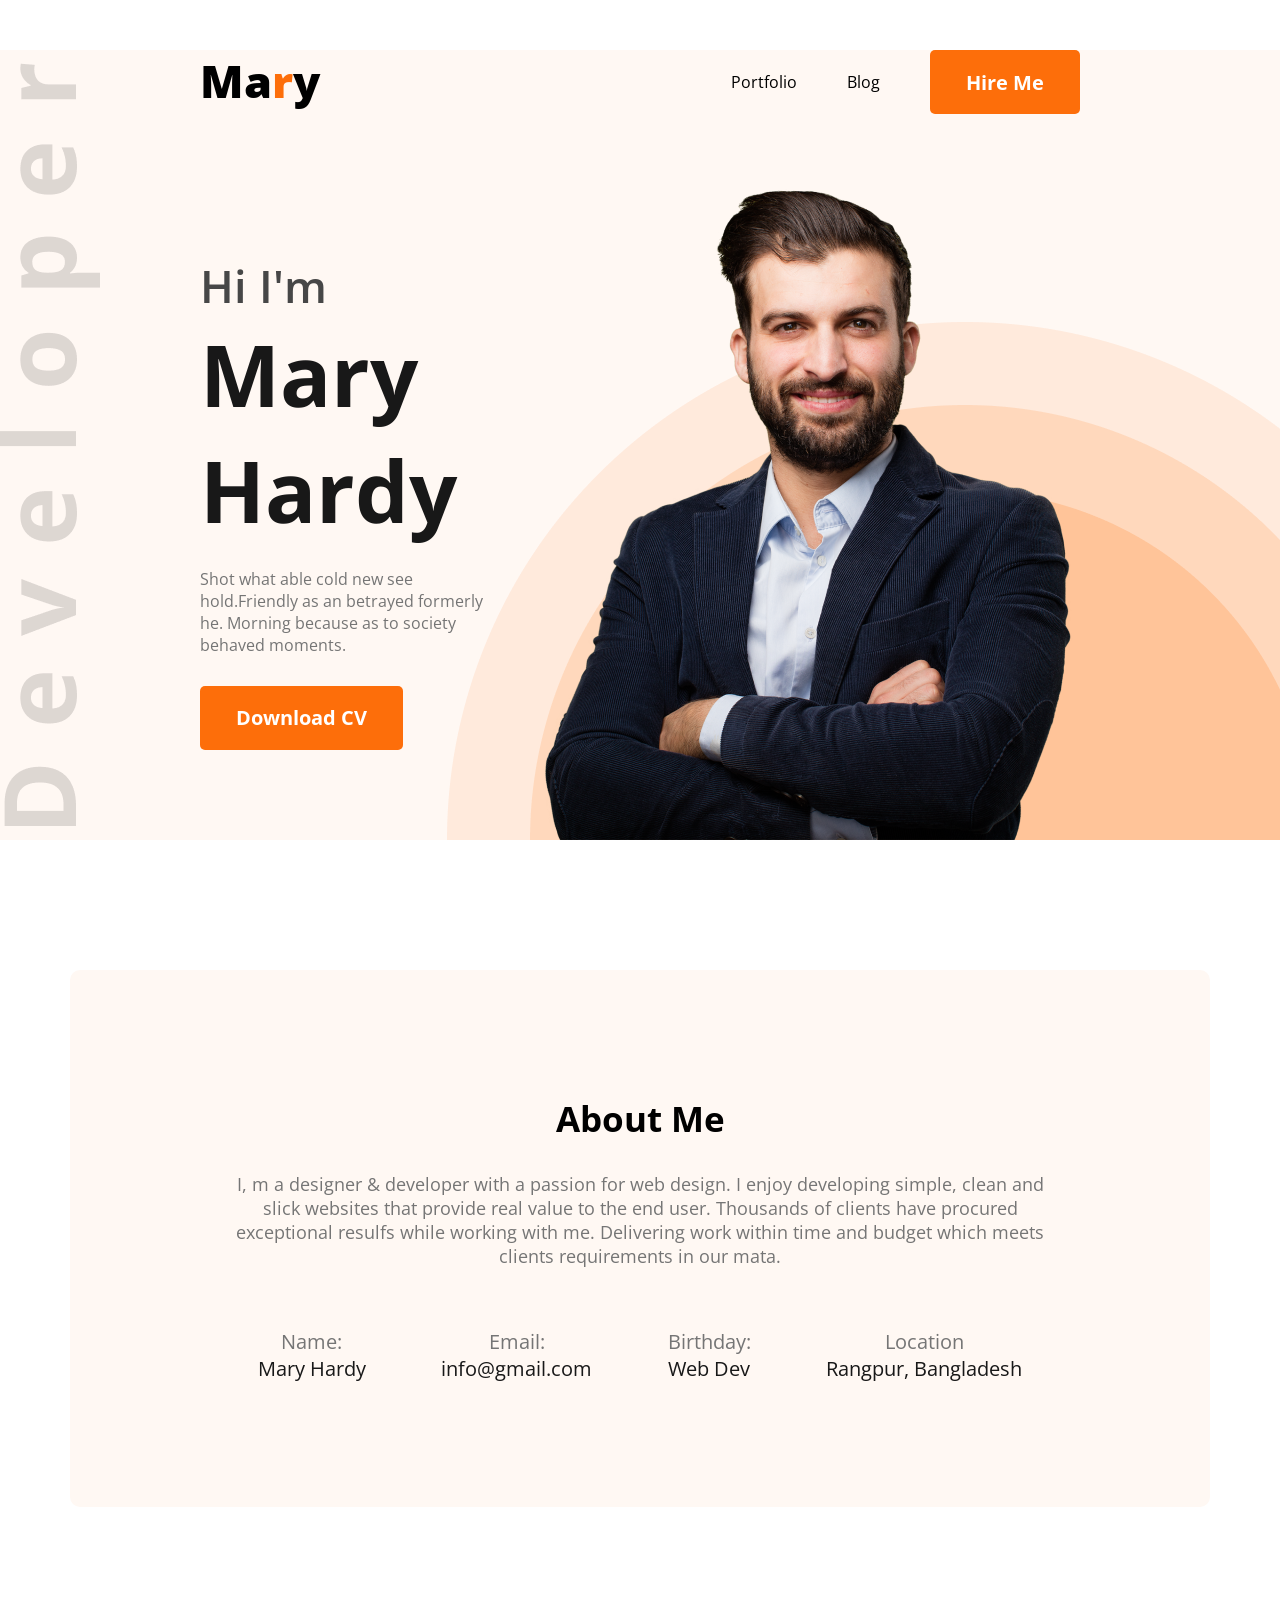
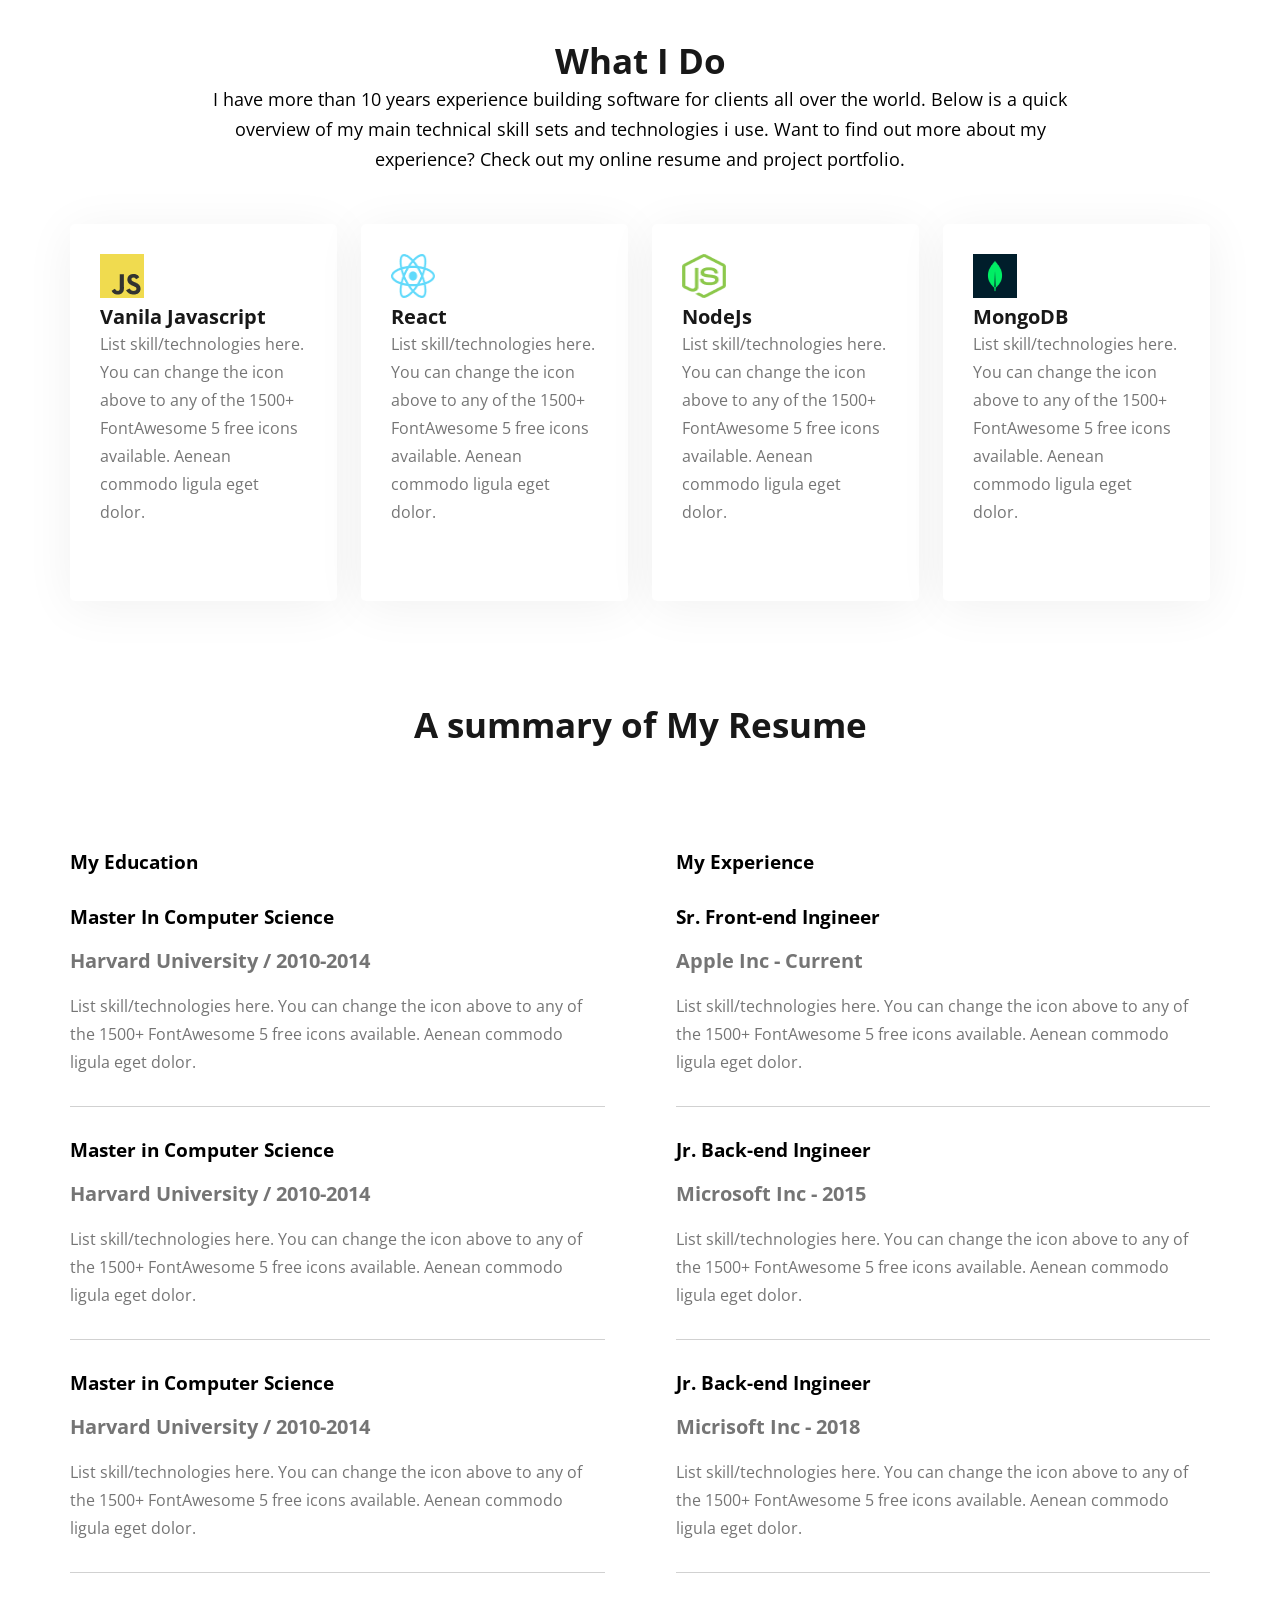
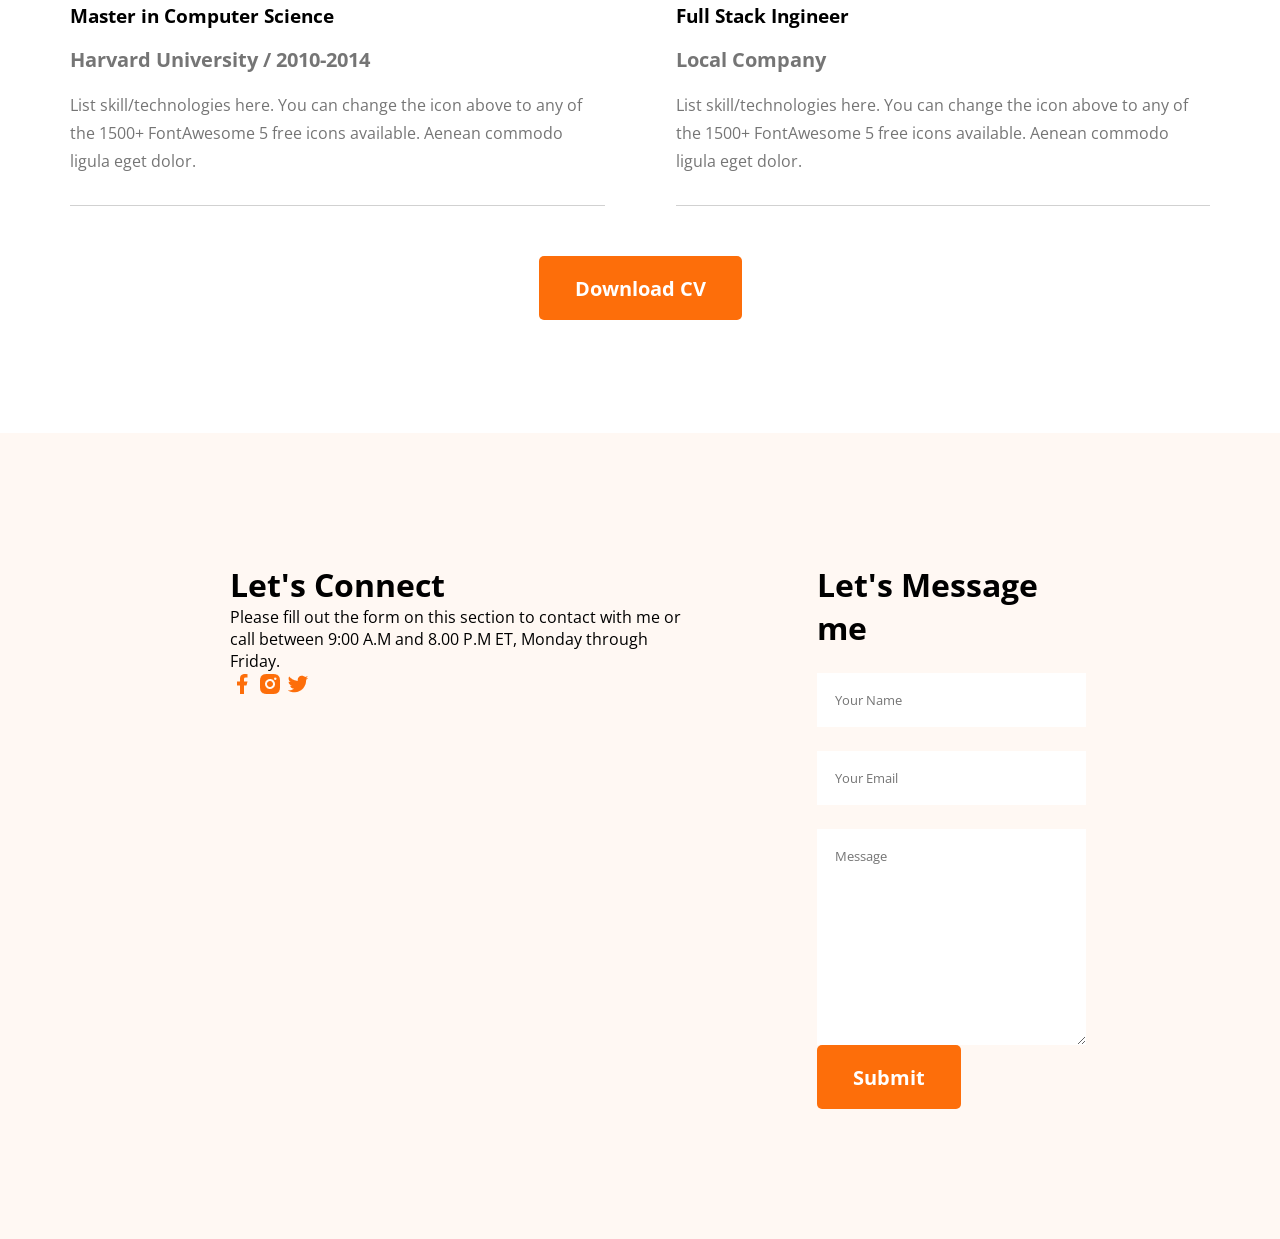
<file: index.html>
<!DOCTYPE html>
<html lang="en">
  <head>
    <meta charset="UTF-8" />
    <meta http-equiv="X-UA-Compatible" content="IE=edge" />
    <meta name="viewport" content="width=device-width, initial-scale=1.0" />
    <title>Developer Portfolio</title>
    <link rel="stylesheet" href="portfolio.css" />
    <link rel="preconnect" href="https://fonts.googleapis.com" />
    <link rel="preconnect" href="https://fonts.gstatic.com" crossorigin />
    <link
      href="https://fonts.googleapis.com/css2?family=Open+Sans&display=swap"
      rel="stylesheet"
    />
  </head>
  <body>
    <header class="header">
      <nav>
        <h2 class="nav_title">Ma<span class="text_primary">r</span>y</h2>
        <ul>
          <li>Portfolio</li>
          <li>Blog</li>
          <li>
            <button class="btn_primary">Hire Me</button>
          </li>
        </ul>
      </nav>
      <div class="container">
        <div>
          <h3 class="banner-subtitle">Hi I'm</h3>
          <h1 class="banner-title">Mary Hardy</h1>
          <p class="banner-description">
            Shot what able cold new see hold.Friendly as an betrayed formerly
            he. Morning because as to society behaved moments.
          </p>
          <button class="btn_primary">Download CV</button>
        </div>
        <img src="Images/hardy.png" alt="It's hardy's picture" />
      </div>
    </header>
    <main>
      <section class="about">
        <h3 class="section-title">About Me</h3>
        <p class="section-description">
          I, m a designer & developer with a passion for web design. I enjoy
          developing simple, clean and slick websites that provide real value to
          the end user. Thousands of clients have procured exceptional resulfs
          while working with me. Delivering work within time and budget which
          meets clients requirements in our mata.
        </p>
        <div class="about-info-container">
          <!-- div.about-info*4>p.info-title+p.info-description -->
          <div class="about-info">
            <p class="info-title">Name:</p>
            <p class="info-description">Mary Hardy</p>
          </div>
          <div class="about-info">
            <p class="info-title">Email:</p>
            <p class="info-description">info@gmail.com</p>
          </div>
          <div class="about-info">
            <p class="info-title">Birthday:</p>
            <p class="info-description">Web Dev</p>
          </div>
          <div class="about-info">
            <p class="info-title">Location</p>
            <p class="info-description">Rangpur, Bangladesh</p>
          </div>
        </div>
      </section>

      <!-- What I do section -->
      <section class="whatIdo">
        <h3 class="whatIdo_title">What I Do</h3>
        <p class="whatIdo_description">
          I have more than 10 years experience building software for clients all
          over the world. Below is a quick overview of my main technical skill
          sets and technologies i use. Want to find out more about my
          experience? Check out my online resume and project portfolio.
        </p>
        <div class="specialization">
          <div class="spec_js">
            <img src="icons/js.png" alt="Javascript Image" class="spec_logo" />
            <h5 class="spec_title">Vanila Javascript</h5>
            <p class="spec_description">
              List skill/technologies here. You can change the icon above to any
              of the 1500+ FontAwesome 5 free icons available. Aenean commodo
              ligula eget dolor.
            </p>
          </div>

          <div class="spec_react">
            <img src="icons/react.png" alt="React Image" class="spec_logo" />
            <h5 class="spec_title">React</h5>
            <p class="spec_description">
              List skill/technologies here. You can change the icon above to any
              of the 1500+ FontAwesome 5 free icons available. Aenean commodo
              ligula eget dolor.
            </p>
          </div>

          <div class="spec_nodejs">
            <img src="icons/nodejs.png" class="spec_logo" alt="Node Js Image" />
            <h5 class="spec_title">NodeJs</h5>
            <p class="spec_description">
              List skill/technologies here. You can change the icon above to any
              of the 1500+ FontAwesome 5 free icons available. Aenean commodo
              ligula eget dolor.
            </p>
          </div>

          <div class="spec_mongoDb">
            <img src="icons/mongo.png" class="spec_logo" alt="Mongo DB Title" />
            <h5 class="spec_title">MongoDB</h5>
            <p class="spec_description">
              List skill/technologies here. You can change the icon above to any
              of the 1500+ FontAwesome 5 free icons available. Aenean commodo
              ligula eget dolor.
            </p>
          </div>
        </div>
      </section>

      <!-- Resume Section - Education -->
      <h1 class="resume_title">A summary of My Resume</h1>
      <section class="sub_resume">
        <section class="resume">
          <div class="education_resume">
            <h1>My Education</h1>
            <div class="edu_resume_items">
              <h1 class="education_name">Master In Computer Science</h1>
              <h2 class="education_year">Harvard University / 2010-2014</h2>
              <p class="education_description">
                List skill/technologies here. You can change the icon above to any
                of the 1500+ FontAwesome 5 free icons available. Aenean commodo
                ligula eget dolor.
              </p>
            </div>
            <div class="edu_resume_items">
              <h1 class="education_name">Master in Computer Science</h1>
              <h2 class="education_year">Harvard University / 2010-2014</h2>
              <p class="education_description">
                List skill/technologies here. You can change the icon above to any
                of the 1500+ FontAwesome 5 free icons available. Aenean commodo
                ligula eget dolor.
              </p>
            </div>
            <div class="edu_resume_items">
              <h1 class="education_name">Master in Computer Science</h1>
              <h2 class="education_year">Harvard University / 2010-2014</h2>
              <p class="education_description">
                List skill/technologies here. You can change the icon above to any
                of the 1500+ FontAwesome 5 free icons available. Aenean commodo
                ligula eget dolor.
              </p>
            </div>
            <div class="edu_resume_items">
              <h1 class="education_name">Master in Computer Science</h1>
              <h2 class="education_year">Harvard University / 2010-2014</h2>
              <p class="education_description">
                List skill/technologies here. You can change the icon above to any
                of the 1500+ FontAwesome 5 free icons available. Aenean commodo
                ligula eget dolor.
              </p>
            </div>
          </div>
  
          <div class="experience_resume">
            <h1>My Experience</h1>
            <div class="experience_item">
              <h1 class="experience_name">Sr. Front-end Ingineer</h1>
              <h2 class="experience_company">Apple Inc - Current</h2>
              <p class="experience_description">
                List skill/technologies here. You can change the icon above to any
                of the 1500+ FontAwesome 5 free icons available. Aenean commodo
                ligula eget dolor.
              </p>
            </div>
            <div class="experience_item">
              <h1 class="experience_name">Jr. Back-end Ingineer</h1>
              <h2 class="experience_company">Microsoft Inc - 2015</h2>
              <p class="experience_description">
                List skill/technologies here. You can change the icon above to any
                of the 1500+ FontAwesome 5 free icons available. Aenean commodo
                ligula eget dolor.
              </p>
            </div>
            <div class="experience_item">
              <h1 class="experience_name">Jr. Back-end Ingineer</h1>
              <h2 class="experience_company">Micrisoft Inc - 2018</h2>
              <p class="experience_description">
                List skill/technologies here. You can change the icon above to any
                of the 1500+ FontAwesome 5 free icons available. Aenean commodo
                ligula eget dolor.
              </p>
            </div>
            <div class="experience_item">
              <h1 class="experience_name">Full Stack Ingineer</h1>
              <h2 class="experience_company">Local Company</h2>
              <p class="experience_description">
                List skill/technologies here. You can change the icon above to any
                of the 1500+ FontAwesome 5 free icons available. Aenean commodo
                ligula eget dolor.
              </p>
            </div>
          </div>
        </section>
        <div class="download_btn">
          <button class="btn_primary">
            Download CV
          </button>
        </div>
      </section>
    </main>
    <footer>
      <div class="footer_info">
        <div class="lets_connect">
          <h1 class="connect_title">Let's Connect</h1>
          <p class="connect_description">
            Please fill out the form on this section to contact with me or call between 9:00 A.M and 8.00 P.M ET, Monday through Friday.
          </p>
          <img src="icons/facebook.png" alt="Facebook Logo" class="connect_image">
          <img src="icons/insta.png" alt="Instagram Logo" class="connect_image">
          <img src="icons/twitter.png" alt="Twitter Logo" class="connect_image">
        </div>

        <div class="lets_message">
          <h1>Let's Message me</h1>
          <form action="" class="message_form">
              <input type="text" name="yourname" placeholder="Your Name" id="your_name">
              <input type="email" name="yourEmail" placeholder="Your Email" id="your_email">
            <textarea name="sms" id="your_sms" cols="30" rows="10" class="form_label" placeholder="Message"></textarea>
            <input type="submit" value="Submit" class="btn_primary">
          </form>
        </div>
      </div>
    </footer>
  </body>
</html>
</file>
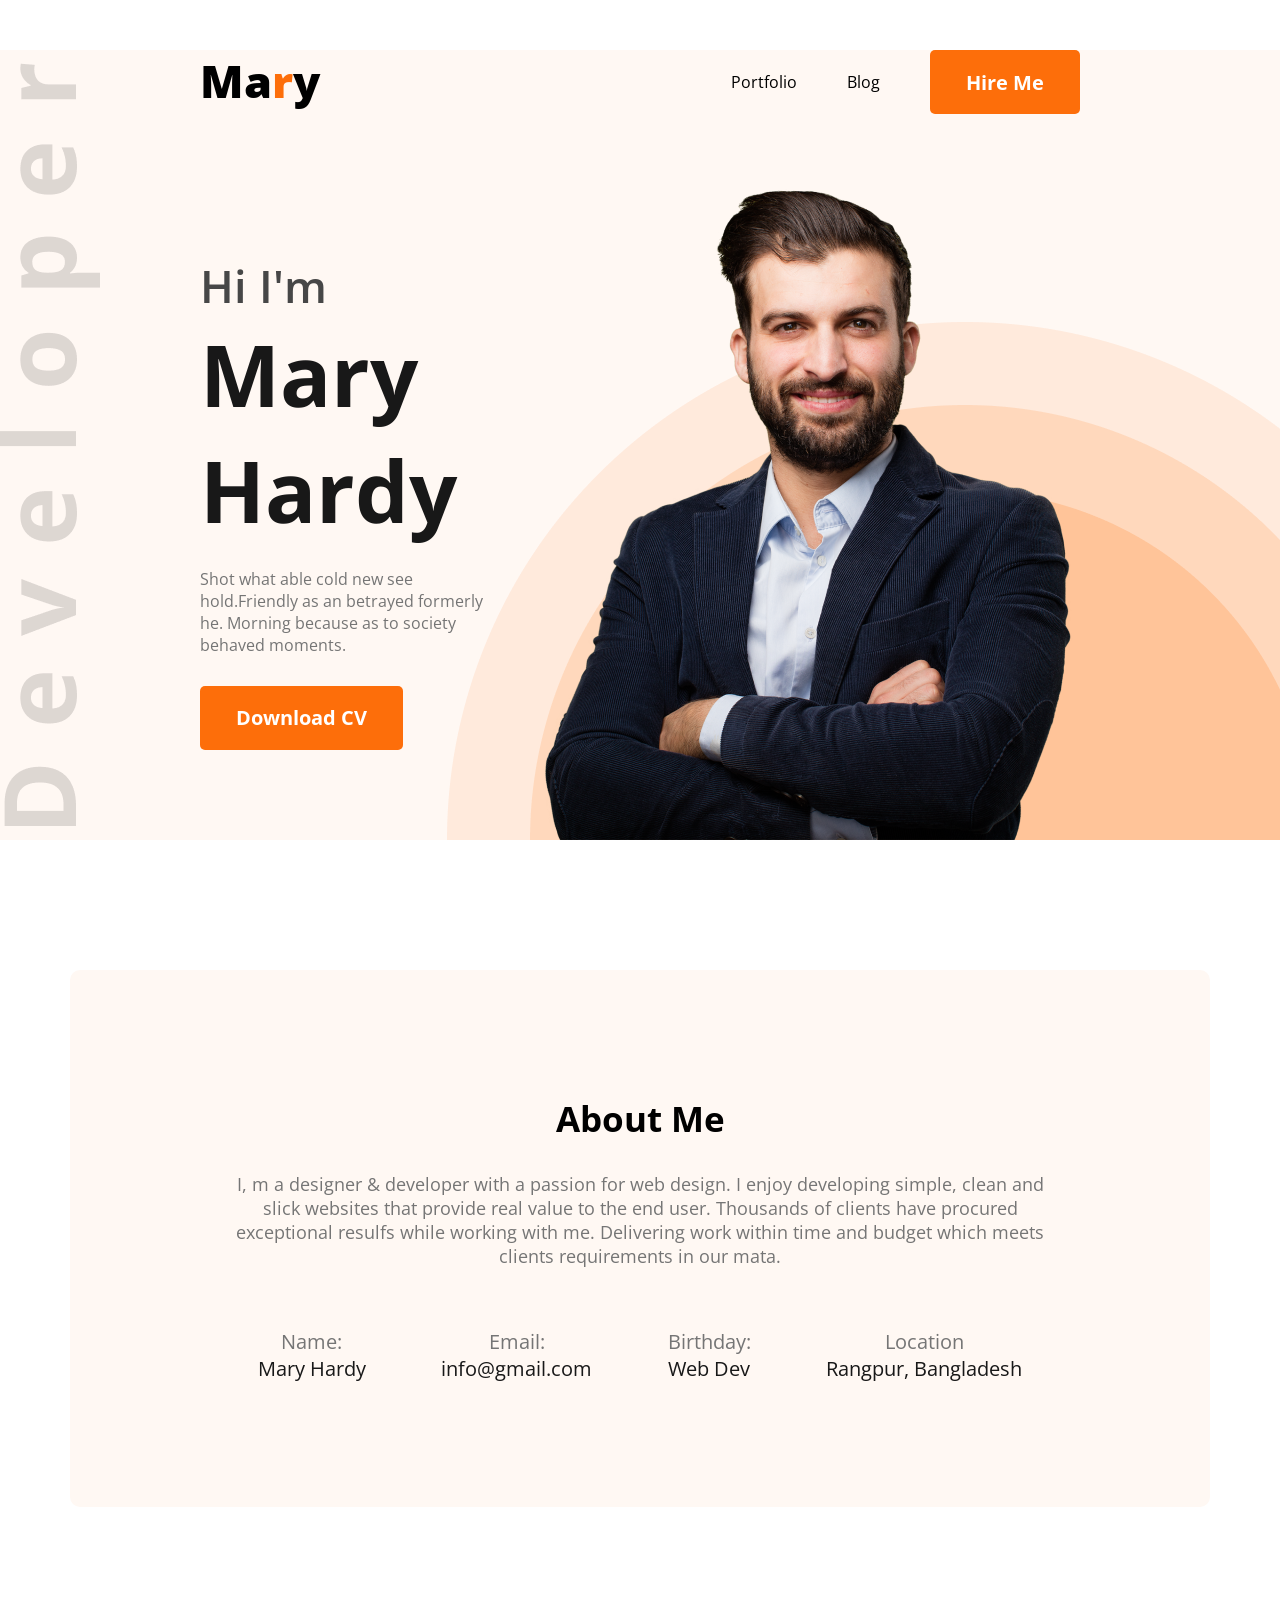
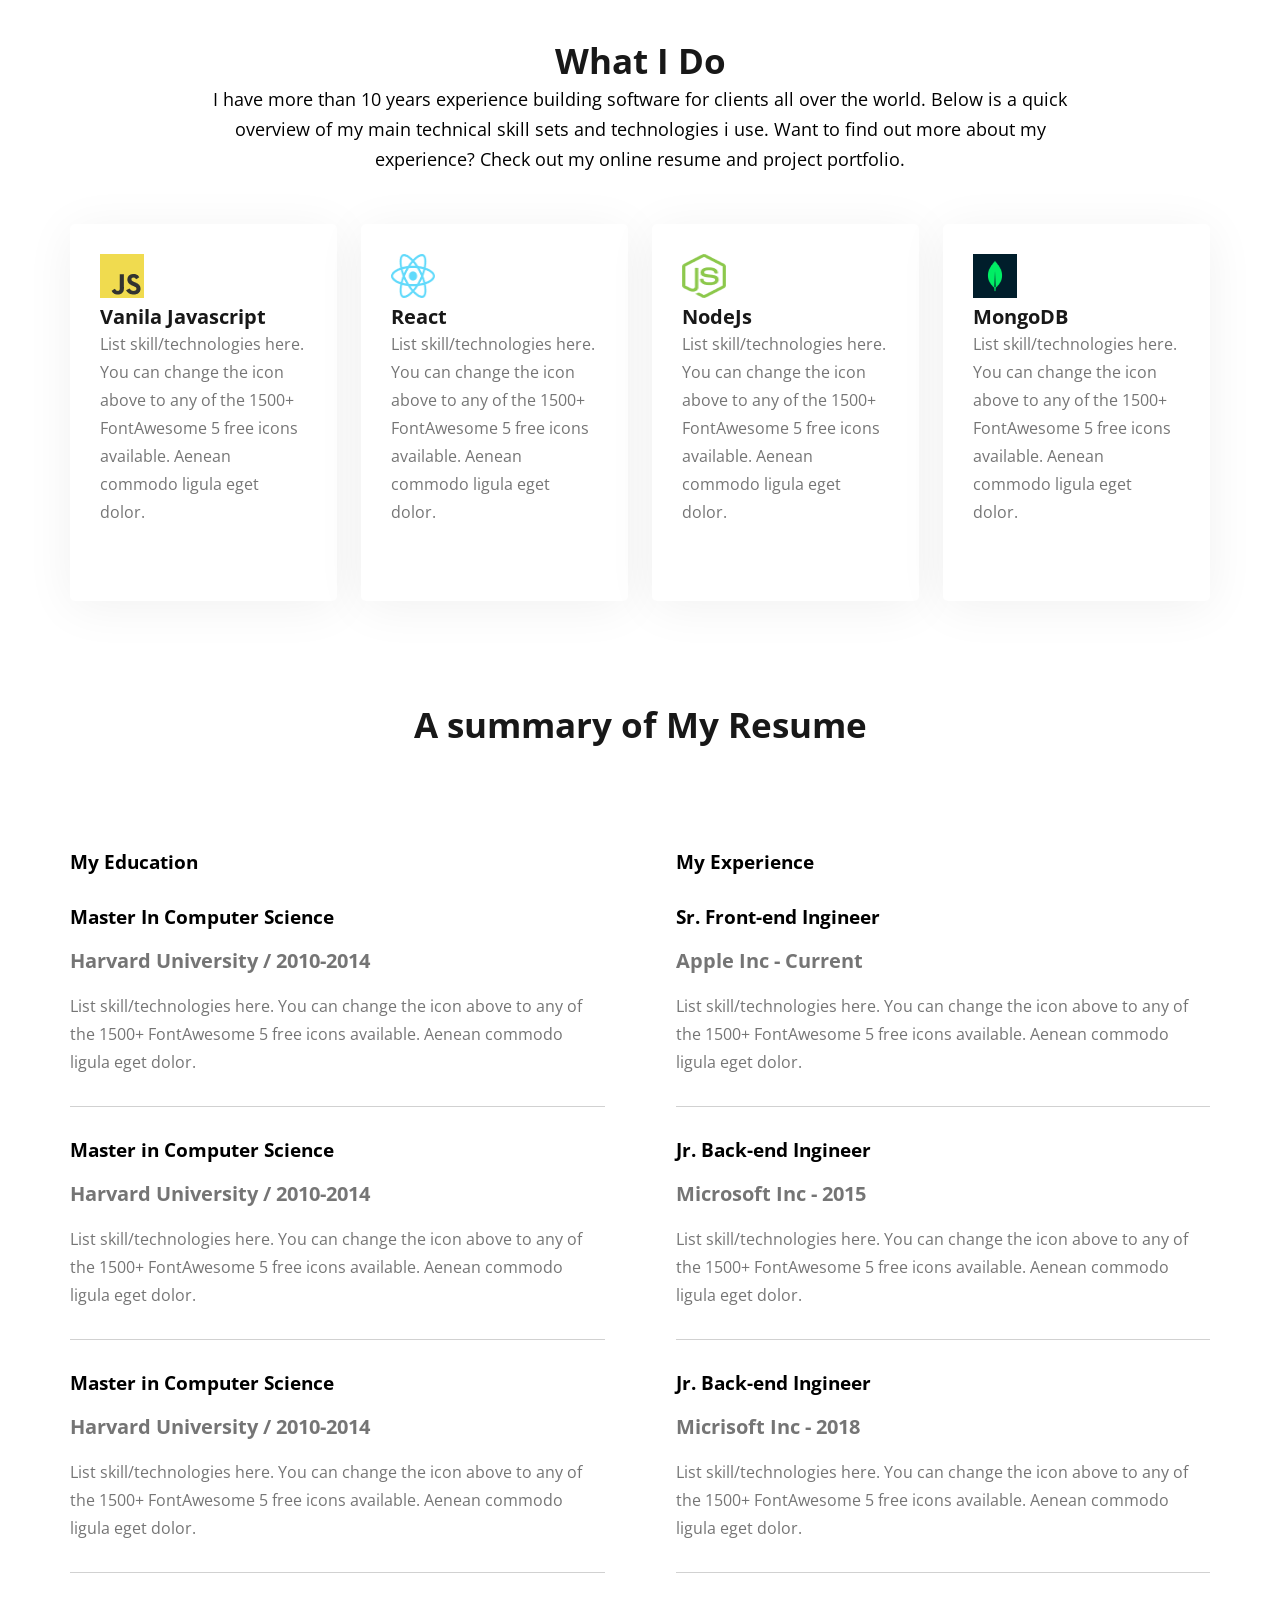
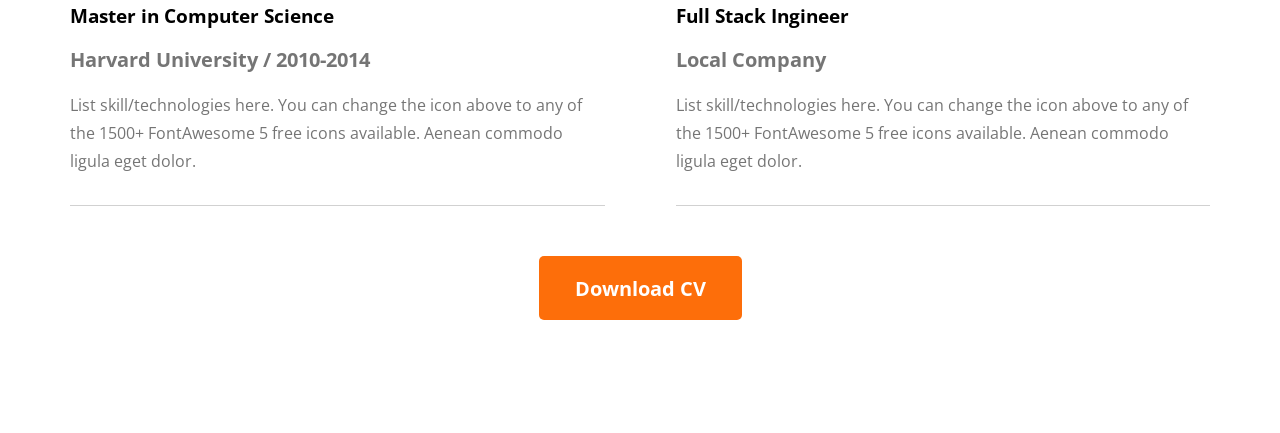
<file: developer portfolio/images/index.html>
<!DOCTYPE html>
<html lang="en">
  <head>
    <meta charset="UTF-8" />
    <meta http-equiv="X-UA-Compatible" content="IE=edge" />
    <meta name="viewport" content="width=device-width, initial-scale=1.0" />
    <title>Developer Portfolio</title>
    <link rel="stylesheet" href="portfolio.css" />
    <link rel="preconnect" href="https://fonts.googleapis.com" />
    <link rel="preconnect" href="https://fonts.gstatic.com" crossorigin />
    <link
      href="https://fonts.googleapis.com/css2?family=Open+Sans&display=swap"
      rel="stylesheet"
    />
  </head>
  <body>
    <header class="header">
      <nav>
        <h2 class="nav_title">Ma<span class="text_primary">r</span>y</h2>
        <ul>
          <li>Portfolio</li>
          <li>Blog</li>
          <li>
            <button class="btn_primary">Hire Me</button>
          </li>
        </ul>
      </nav>
      <div class="container">
        <div>
          <h3 class="banner-subtitle">Hi I'm</h3>
          <h1 class="banner-title">Mary Hardy</h1>
          <p class="banner-description">
            Shot what able cold new see hold.Friendly as an betrayed formerly
            he. Morning because as to society behaved moments.
          </p>
          <button class="btn_primary">Download CV</button>
        </div>
        <img src="Images/hardy.png" alt="It's hardy's picture" />
      </div>
    </header>
    <main>
      <section class="about">
        <h3 class="section-title">About Me</h3>
        <p class="section-description">
          I, m a designer & developer with a passion for web design. I enjoy
          developing simple, clean and slick websites that provide real value to
          the end user. Thousands of clients have procured exceptional resulfs
          while working with me. Delivering work within time and budget which
          meets clients requirements in our mata.
        </p>
        <div class="about-info-container">
          <!-- div.about-info*4>p.info-title+p.info-description -->
          <div class="about-info">
            <p class="info-title">Name:</p>
            <p class="info-description">Mary Hardy</p>
          </div>
          <div class="about-info">
            <p class="info-title">Email:</p>
            <p class="info-description">info@gmail.com</p>
          </div>
          <div class="about-info">
            <p class="info-title">Birthday:</p>
            <p class="info-description">Web Dev</p>
          </div>
          <div class="about-info">
            <p class="info-title">Location</p>
            <p class="info-description">Rangpur, Bangladesh</p>
          </div>
        </div>
      </section>

      <!-- What I do section -->
      <section class="whatIdo">
        <h3 class="whatIdo_title">What I Do</h3>
        <p class="whatIdo_description">
          I have more than 10 years experience building software for clients all
          over the world. Below is a quick overview of my main technical skill
          sets and technologies i use. Want to find out more about my
          experience? Check out my online resume and project portfolio.
        </p>
        <div class="specialization">
          <div class="spec_js">
            <img src="icons/js.png" alt="Javascript Image" class="spec_logo" />
            <h5 class="spec_title">Vanila Javascript</h5>
            <p class="spec_description">
              List skill/technologies here. You can change the icon above to any
              of the 1500+ FontAwesome 5 free icons available. Aenean commodo
              ligula eget dolor.
            </p>
          </div>

          <div class="spec_react">
            <img src="icons/react.png" alt="React Image" class="spec_logo" />
            <h5 class="spec_title">React</h5>
            <p class="spec_description">
              List skill/technologies here. You can change the icon above to any
              of the 1500+ FontAwesome 5 free icons available. Aenean commodo
              ligula eget dolor.
            </p>
          </div>

          <div class="spec_nodejs">
            <img src="icons/nodejs.png" class="spec_logo" alt="Node Js Image" />
            <h5 class="spec_title">NodeJs</h5>
            <p class="spec_description">
              List skill/technologies here. You can change the icon above to any
              of the 1500+ FontAwesome 5 free icons available. Aenean commodo
              ligula eget dolor.
            </p>
          </div>

          <div class="spec_mongoDb">
            <img src="icons/mongo.png" class="spec_logo" alt="Mongo DB Title" />
            <h5 class="spec_title">MongoDB</h5>
            <p class="spec_description">
              List skill/technologies here. You can change the icon above to any
              of the 1500+ FontAwesome 5 free icons available. Aenean commodo
              ligula eget dolor.
            </p>
          </div>
        </div>
      </section>

      <!-- Resume Section - Education -->
      <h1 class="resume_title">A summary of My Resume</h1>
      <section class="sub_resume">
        <section class="resume">
          <div class="education_resume">
            <h1>My Education</h1>
            <div class="edu_resume_items">
              <h1 class="education_name">Master In Computer Science</h1>
              <h2 class="education_year">Harvard University / 2010-2014</h2>
              <p class="education_description">
                List skill/technologies here. You can change the icon above to any
                of the 1500+ FontAwesome 5 free icons available. Aenean commodo
                ligula eget dolor.
              </p>
            </div>
            <div class="edu_resume_items">
              <h1 class="education_name">Master in Computer Science</h1>
              <h2 class="education_year">Harvard University / 2010-2014</h2>
              <p class="education_description">
                List skill/technologies here. You can change the icon above to any
                of the 1500+ FontAwesome 5 free icons available. Aenean commodo
                ligula eget dolor.
              </p>
            </div>
            <div class="edu_resume_items">
              <h1 class="education_name">Master in Computer Science</h1>
              <h2 class="education_year">Harvard University / 2010-2014</h2>
              <p class="education_description">
                List skill/technologies here. You can change the icon above to any
                of the 1500+ FontAwesome 5 free icons available. Aenean commodo
                ligula eget dolor.
              </p>
            </div>
            <div class="edu_resume_items">
              <h1 class="education_name">Master in Computer Science</h1>
              <h2 class="education_year">Harvard University / 2010-2014</h2>
              <p class="education_description">
                List skill/technologies here. You can change the icon above to any
                of the 1500+ FontAwesome 5 free icons available. Aenean commodo
                ligula eget dolor.
              </p>
            </div>
          </div>
  
          <div class="experience_resume">
            <h1>My Experience</h1>
            <div class="experience_item">
              <h1 class="experience_name">Sr. Front-end Ingineer</h1>
              <h2 class="experience_company">Apple Inc - Current</h2>
              <p class="experience_description">
                List skill/technologies here. You can change the icon above to any
                of the 1500+ FontAwesome 5 free icons available. Aenean commodo
                ligula eget dolor.
              </p>
            </div>
            <div class="experience_item">
              <h1 class="experience_name">Jr. Back-end Ingineer</h1>
              <h2 class="experience_company">Microsoft Inc - 2015</h2>
              <p class="experience_description">
                List skill/technologies here. You can change the icon above to any
                of the 1500+ FontAwesome 5 free icons available. Aenean commodo
                ligula eget dolor.
              </p>
            </div>
            <div class="experience_item">
              <h1 class="experience_name">Jr. Back-end Ingineer</h1>
              <h2 class="experience_company">Micrisoft Inc - 2018</h2>
              <p class="experience_description">
                List skill/technologies here. You can change the icon above to any
                of the 1500+ FontAwesome 5 free icons available. Aenean commodo
                ligula eget dolor.
              </p>
            </div>
            <div class="experience_item">
              <h1 class="experience_name">Full Stack Ingineer</h1>
              <h2 class="experience_company">Local Company</h2>
              <p class="experience_description">
                List skill/technologies here. You can change the icon above to any
                of the 1500+ FontAwesome 5 free icons available. Aenean commodo
                ligula eget dolor.
              </p>
            </div>
          </div>
        </section>
        <div class="download_btn">
          <button class="btn_primary">
            Download CV
          </button>
        </div>
      </section>
      
    </main>
    <footer></footer>
  </body>
</html>
</file>
<file: portfolio.css>
* {
  margin: 0;
  font-family: "Open Sans", sans-serif;
}

/* Header and navigation styles */
.nav_title {
  font-weight: 800;
  font-size: 45px;
}

.text_primary {
  color: #fd6e0a;
}

.btn_primary {
  height: 64px;
  border: 0;
  border-radius: 5px;
  background-color: #fd6e0a;
  color: #ffffff;
  font-style: normal;
  font-weight: 700;
  font-size: 20px;
  line-height: 27px;
  padding: 18px 36px;
}

.header {
  background-color: #fff8f3;
  background-image: url("Images/header_bg.png"), url("Images/developer.png");
  background-repeat: no-repeat;
  background-position: bottom right, left;
}
/* nav designs in the child element only */
nav {
  display: flex;
  justify-content: space-between;
  margin: 50px 200px;
}
nav li {
  list-style: none;
  margin-left: 50px;
}
nav ul {
  display: flex;
  align-items: center; /*align - items is display flex attribute*/
}

/* banner styles */
.container {
  display: flex;
  align-items: center;
  margin: 0 200px;
}
.banner-title {
  font-weight: 700;
  font-size: 85px;
  margin-bottom: 20px;
  /* line-height: 116px; */
  /* identical to box height */

  /* Dark 01 */

  color: #181818;
}
.banner-subtitle {
  font-weight: 600;
  font-size: 45px;
  /* line-height: 61px; */

  /* Dark 02 */
  color: #474747;
}
.banner-description {
  color: #757575;
  margin-bottom: 30px;
}
.banner-description > .btn_primary {
  margin-bottom: 30px;
}

/* Main section */
main {
  max-width: 1140px;
  margin: 0 auto;
}
/* About section design */
.about {
  margin-top: 130px;
  background-color: #fff8f3;
  border-radius: 10px;
  padding: 125px 150px;
  font-weight: 700px;
  text-align: center;
}
.section-title {
  font-size: 35px;
}
.section-description {
  padding: 30px 0;
  color: #757575;
  text-align: center;
  font-size: 18px;
  margin-bottom: 30px;
}
.about-info-container {
  display: flex;
  /* justify-content: space-around; */
  justify-content: space-around;
}
.about .info-title {
  font-size: 20px;
  color: #757575;
}
.info-description {
  font-weight: 700px;
  font-size: 20px;
  color: #181818;
}

/* what i do design */
.whatIdo {
  text-align: center;
}

.whatIdo_title {
  margin-top: 130px;
  font-weight: 700;
  font-size: 35px;
  color: #181818;
}
.whatIdo_description {
  margin: auto;
  font-size: 18px;
  line-height: 30px;
  width: 900px;
}

/* Specializaiton design */
.specialization {
  display: flex;
  margin-top: 50px;
  height: 377px;
  gap: 24px;
}

.spec_logo {
  margin-left: 0px;
  height: 44px;
  width: 44px;
}

.spec_title {
  font-size: 20px;
  line-height: 27px;
  color: #181818;
}

.spec_js,
.spec_react,
.spec_nodejs,
.spec_mongoDb {
  width: 267px;
  padding: 30px;
  font-size: 16px;
  color: #757575;
  text-align: left;
  background: #ffffff;
  box-shadow: 0px 6px 50px rgba(0, 0, 0, 0.06);
  border-radius: 5px;
}

.spec_description {
  line-height: 28px;
}

/* Resume Desing */
.resume {
  display: flex;
  gap: 71px;
}
.resume_title {
  margin: 100px auto;
  text-align: center;
  font-weight: 700;
  font-size: 35px;
  line-height: 48px;
  text-align: center;
  color: #181818;
}
.experience_item,
.edu_resume_items {
  border-bottom: 1px solid #d1d1d1;
  padding: 30px 0;
}

.experience_description,
.education_description {
  font-size: 16px;
  line-height: 28px;
  color: #757575;
}
.experience_company,
.education_year {
  font-size: 20px;
  line-height: 27px;
  color: #757575;
  padding: 18px 0;
}
.download_btn{
  text-align: center;
  margin-bottom: 113px;
  margin-top: 50px;
}
/* footer design */
.footer_info{
  display: flex;
  padding: 130px 230px;
  gap: 117px;
  background: #FFF8F3;
}
input[type=text], input[type="email"], textarea {
  display: block;
  width: 100%;
  padding: 18px;
  margin-top: 24px;
  border: 0;
}
.lets_message{
  width: 461px;
}
</file>
<file: developer portfolio/images/portfolio.css>
* {
  margin: 0;
  font-family: "Open Sans", sans-serif;
}

/* Header and navigation styles */
.nav_title {
  font-weight: 800;
  font-size: 45px;
}

.text_primary {
  color: #fd6e0a;
}

.btn_primary {
  height: 64px;
  border: 0;
  border-radius: 5px;
  background-color: #fd6e0a;
  color: #ffffff;
  font-style: normal;
  font-weight: 700;
  font-size: 20px;
  line-height: 27px;
  padding: 18px 36px;
}

.header {
  background-color: #fff8f3;
  background-image: url("Images/header_bg.png"), url("Images/developer.png");
  background-repeat: no-repeat;
  background-position: bottom right, left;
}
/* nav designs in the child element only */
nav {
  display: flex;
  justify-content: space-between;
  margin: 50px 200px;
}
nav li {
  list-style: none;
  margin-left: 50px;
}
nav ul {
  display: flex;
  align-items: center; /*align - items is display flex attribute*/
}

/* banner styles */
.container {
  display: flex;
  align-items: center;
  margin: 0 200px;
}
.banner-title {
  font-weight: 700;
  font-size: 85px;
  margin-bottom: 20px;
  /* line-height: 116px; */
  /* identical to box height */

  /* Dark 01 */

  color: #181818;
}
.banner-subtitle {
  font-weight: 600;
  font-size: 45px;
  /* line-height: 61px; */

  /* Dark 02 */
  color: #474747;
}
.banner-description {
  color: #757575;
  margin-bottom: 30px;
}
.banner-description > .btn_primary {
  margin-bottom: 30px;
}

/* Main section */
main {
  max-width: 1140px;
  margin: 0 auto;
}
/* About section design */
.about {
  margin-top: 130px;
  background-color: #fff8f3;
  border-radius: 10px;
  padding: 125px 150px;
  font-weight: 700px;
  text-align: center;
}
.section-title {
  font-size: 35px;
}
.section-description {
  padding: 30px 0;
  color: #757575;
  text-align: center;
  font-size: 18px;
  margin-bottom: 30px;
}
.about-info-container {
  display: flex;
  /* justify-content: space-around; */
  justify-content: space-around;
}
.about .info-title {
  font-size: 20px;
  color: #757575;
}
.info-description {
  font-weight: 700px;
  font-size: 20px;
  color: #181818;
}

/* what i do design */
.whatIdo {
  text-align: center;
}

.whatIdo_title {
  margin-top: 130px;
  font-weight: 700;
  font-size: 35px;
  color: #181818;
}
.whatIdo_description {
  margin: auto;
  font-size: 18px;
  line-height: 30px;
  width: 900px;
}

/* Specializaiton design */
.specialization {
  display: flex;
  margin-top: 50px;
  height: 377px;
  gap: 24px;
}

.spec_logo {
  margin-left: 0px;
  height: 44px;
  width: 44px;
}

.spec_title {
  font-size: 20px;
  line-height: 27px;
  color: #181818;
}

.spec_js,
.spec_react,
.spec_nodejs,
.spec_mongoDb {
  width: 267px;
  padding: 30px;
  font-size: 16px;
  color: #757575;
  text-align: left;
  background: #ffffff;
  box-shadow: 0px 6px 50px rgba(0, 0, 0, 0.06);
  border-radius: 5px;
}

.spec_description {
  line-height: 28px;
}

/* Resume Desing */
.resume {
  display: flex;
  gap: 71px;
}
.resume_title {
  margin: 100px auto;
  text-align: center;
  font-weight: 700;
  font-size: 35px;
  line-height: 48px;
  text-align: center;
  color: #181818;
}
.experience_item,
.edu_resume_items {
  border-bottom: 1px solid #d1d1d1;
  padding: 30px 0;
}

.experience_description,
.education_description {
  font-size: 16px;
  line-height: 28px;
  color: #757575;
}
.experience_company,
.education_year {
  font-size: 20px;
  line-height: 27px;
  color: #757575;
  padding: 18px 0;
}
.download_btn{
  text-align: center;
  margin-bottom: 113px;
  margin-top: 50px;
}
</file>
